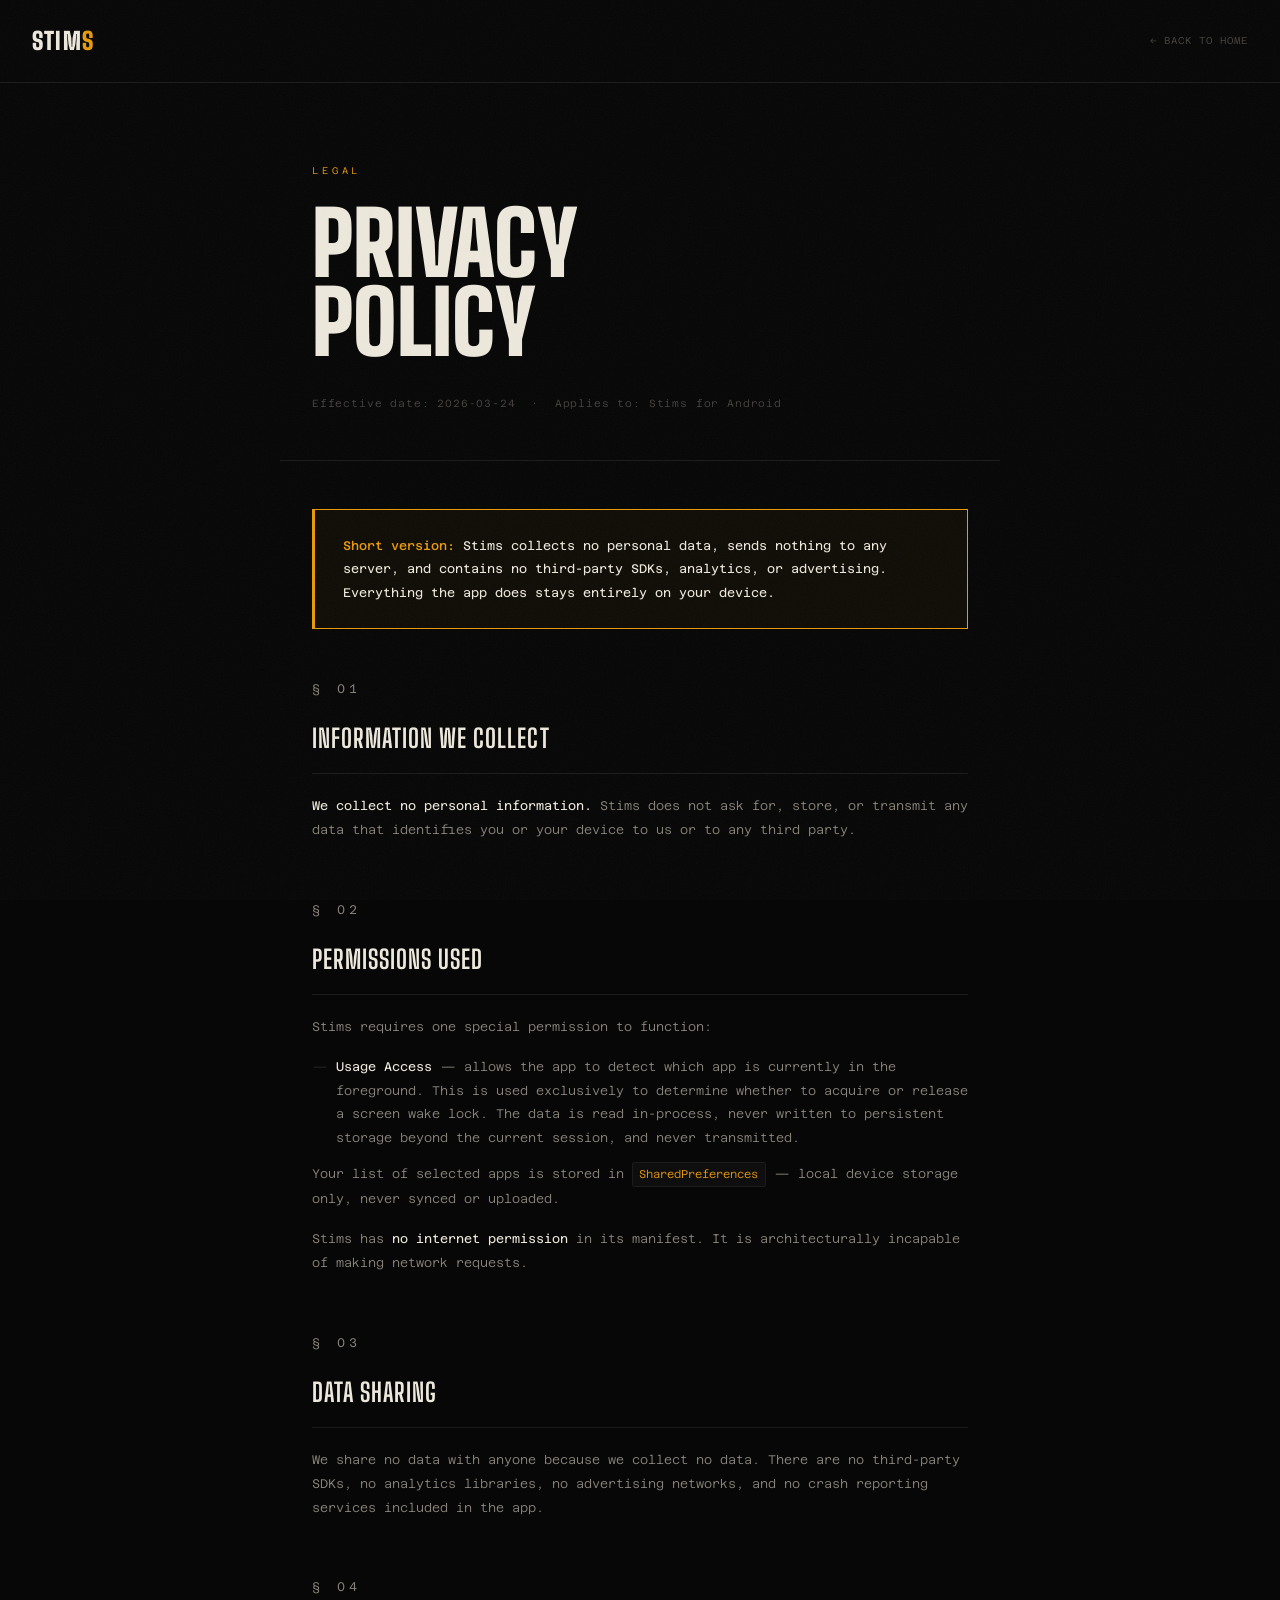
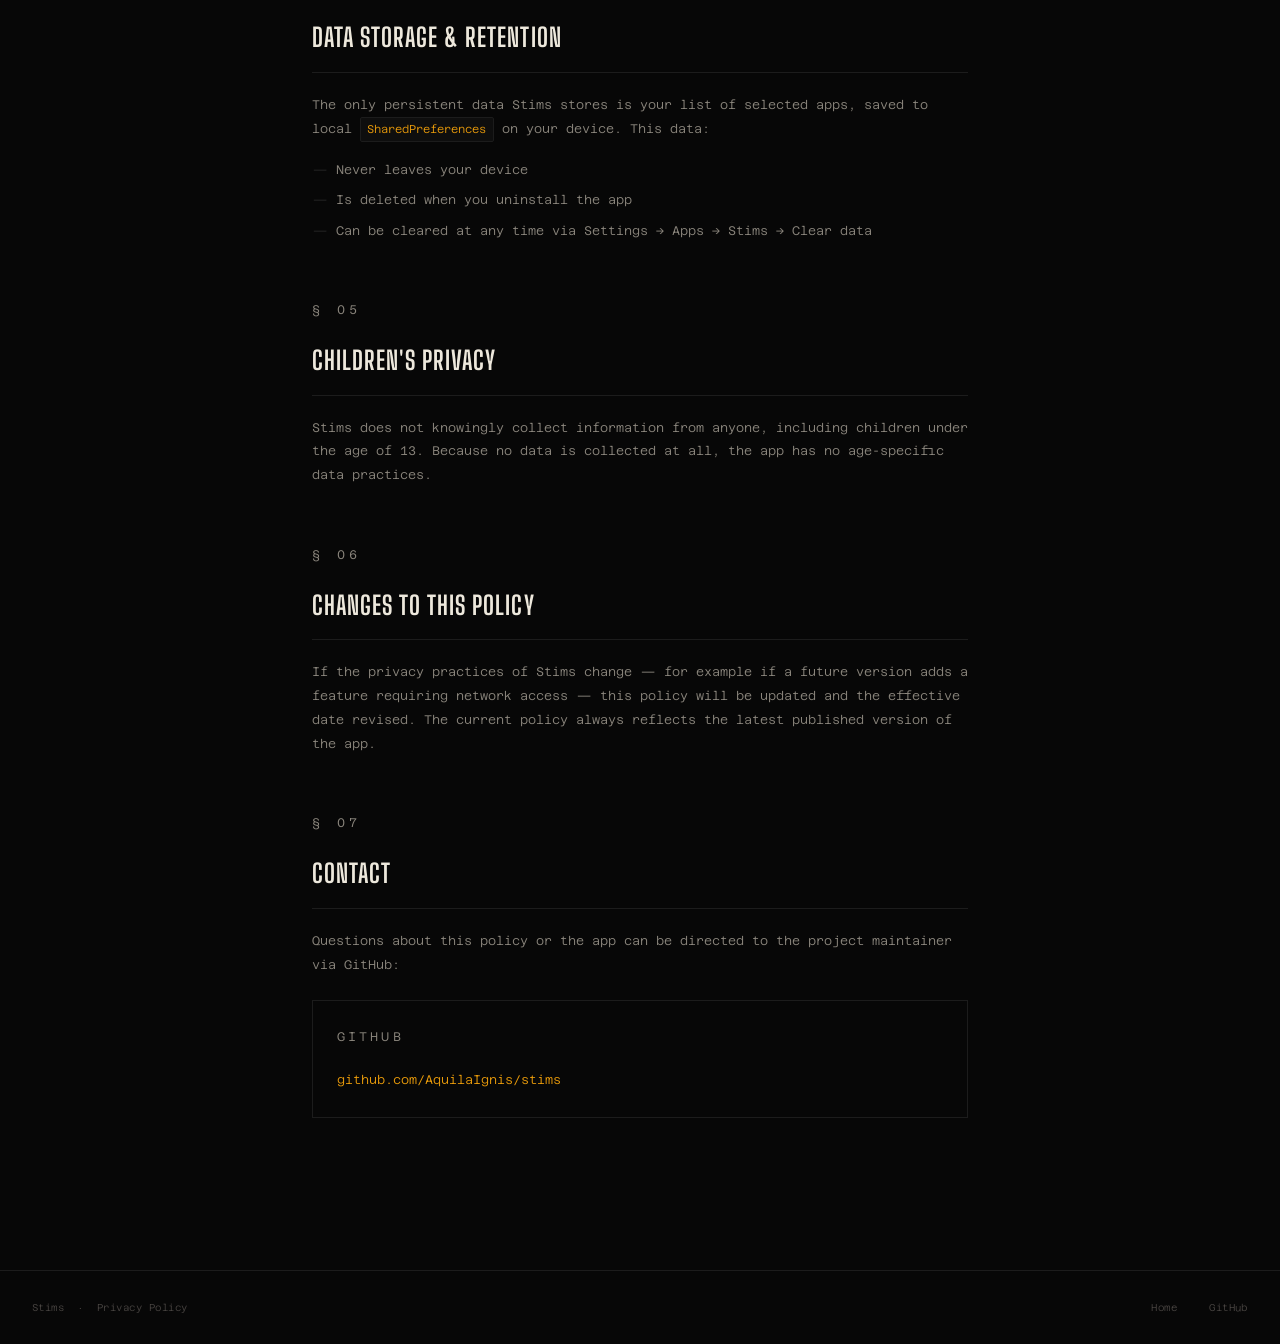
<file: privacy.html>
<!doctype html>
<html lang="en">
  <head>
    <meta charset="UTF-8" />
    <meta name="viewport" content="width=device-width, initial-scale=1.0" />
    <title>Privacy Policy — Stims</title>
    <meta
      name="description"
      content="Privacy policy for Stims, an Android app that keeps your screen awake for selected apps."
    />
    <link rel="preconnect" href="https://fonts.googleapis.com" />
    <link rel="preconnect" href="https://fonts.gstatic.com" crossorigin />
    <link
      href="https://fonts.googleapis.com/css2?family=Big+Shoulders+Display:wght@700;900&family=Azeret+Mono:ital,wght@0,300;0,400;0,500;1,300&display=swap"
      rel="stylesheet"
    />

    <link rel="stylesheet" href="privacy.css" />
  </head>

  <body>
    <!-- ═══ HEADER ═══ -->
    <header>
      <a href="index.html" class="header-logo">STIM<span>S</span></a>
      <a href="index.html" class="header-back"> ← Back to home </a>
    </header>

    <!-- ═══ DOC HERO ═══ -->
    <div class="doc-hero">
      <p class="doc-eyebrow">Legal</p>
      <h1 class="doc-title">Privacy<br />Policy</h1>
      <p class="doc-meta">
        Effective date: 2026-03-24 &nbsp;·&nbsp; Applies to: Stims for Android
      </p>
    </div>

    <!-- ═══ SUMMARY ═══ -->
    <div class="summary-card">
      <div class="summary-box">
        <p>
          <strong>Short version:</strong> Stims collects no personal data, sends
          nothing to any server, and contains no third-party SDKs, analytics, or
          advertising. Everything the app does stays entirely on your device.
        </p>
      </div>
    </div>

    <!-- ═══ POLICY BODY ═══ -->
    <div class="doc-body">
      <div class="doc-section">
        <p class="doc-section-num">§ 01</p>
        <h2 class="doc-section-title">Information We Collect</h2>
        <p>
          <span class="highlight">We collect no personal information.</span>
          Stims does not ask for, store, or transmit any data that identifies
          you or your device to us or to any third party.
        </p>
      </div>

      <div class="doc-section">
        <p class="doc-section-num">§ 02</p>
        <h2 class="doc-section-title">Permissions Used</h2>
        <p>Stims requires one special permission to function:</p>
        <ul>
          <li>
            <span class="highlight">Usage Access</span> — allows the app to
            detect which app is currently in the foreground. This is used
            exclusively to determine whether to acquire or release a screen wake
            lock. The data is read in-process, never written to persistent
            storage beyond the current session, and never transmitted.
          </li>
        </ul>
        <p>
          Your list of selected apps is stored in
          <span class="mono-tag">SharedPreferences</span> — local device storage
          only, never synced or uploaded.
        </p>
        <p>
          Stims has <span class="highlight">no internet permission</span> in its
          manifest. It is architecturally incapable of making network requests.
        </p>
      </div>

      <div class="doc-section">
        <p class="doc-section-num">§ 03</p>
        <h2 class="doc-section-title">Data Sharing</h2>
        <p>
          We share no data with anyone because we collect no data. There are no
          third-party SDKs, no analytics libraries, no advertising networks, and
          no crash reporting services included in the app.
        </p>
      </div>

      <div class="doc-section">
        <p class="doc-section-num">§ 04</p>
        <h2 class="doc-section-title">Data Storage &amp; Retention</h2>
        <p>
          The only persistent data Stims stores is your list of selected apps,
          saved to local <span class="mono-tag">SharedPreferences</span> on your
          device. This data:
        </p>
        <ul>
          <li>Never leaves your device</li>
          <li>Is deleted when you uninstall the app</li>
          <li>
            Can be cleared at any time via Settings → Apps → Stims → Clear data
          </li>
        </ul>
      </div>

      <div class="doc-section">
        <p class="doc-section-num">§ 05</p>
        <h2 class="doc-section-title">Children's Privacy</h2>
        <p>
          Stims does not knowingly collect information from anyone, including
          children under the age of 13. Because no data is collected at all, the
          app has no age-specific data practices.
        </p>
      </div>

      <div class="doc-section">
        <p class="doc-section-num">§ 06</p>
        <h2 class="doc-section-title">Changes to This Policy</h2>
        <p>
          If the privacy practices of Stims change — for example if a future
          version adds a feature requiring network access — this policy will be
          updated and the effective date revised. The current policy always
          reflects the latest published version of the app.
        </p>
      </div>

      <div class="doc-section">
        <p class="doc-section-num">§ 07</p>
        <h2 class="doc-section-title">Contact</h2>
        <p>
          Questions about this policy or the app can be directed to the project
          maintainer via GitHub:
        </p>
        <div class="contact-block">
          <p class="contact-label">GitHub</p>
          <a
            href="https://github.com/AquilaIgnis/stims"
            target="_blank"
            rel="noopener noreferrer"
            >github.com/AquilaIgnis/stims</a
          >
        </div>
      </div>
    </div>

    <!-- ═══ FOOTER ═══ -->
    <footer>
      <p class="footer-left">Stims &nbsp;·&nbsp; Privacy Policy</p>
      <nav class="footer-links">
        <a href="index.html">Home</a>
        <a
          href="https://github.com/AquilaIgnis/stims"
          target="_blank"
          rel="noopener noreferrer"
          >GitHub</a
        >
      </nav>
    </footer>
  </body>
</html>
</file>
<file: privacy.css>
:root {
    --bg: #070707;
    --surface: #0e0e0e;
    --border: #1c1c1c;
    --border-mid: #282828;
    --amber: #e89a0a;
    --text: #ede8dc;
    --text-dim: #8a857c;
    --text-muted: #474340;
}

*,
*::before,
*::after {
    box-sizing: border-box;
    margin: 0;
    padding: 0;
}

html {
    scroll-behavior: smooth;
}

body {
    background-color: var(--bg);
    color: var(--text);
    font-family: 'Azeret Mono', monospace;
    font-weight: 300;
    line-height: 1.75;
    min-height: 100vh;
}

body::after {
    content: '';
    position: fixed;
    inset: 0;
    background-image: url("data:image/svg+xml,%3Csvg xmlns='http://www.w3.org/2000/svg' width='300' height='300'%3E%3Cfilter id='n'%3E%3CfeTurbulence type='fractalNoise' baseFrequency='0.85' numOctaves='4' stitchTiles='stitch'/%3E%3C/filter%3E%3Crect width='300' height='300' filter='url(%23n)' opacity='1'/%3E%3C/svg%3E");
    opacity: 0.035;
    pointer-events: none;
    z-index: 999;
}

/* ─── HEADER ─── */
header {
    border-bottom: 1px solid var(--border);
    padding: 1.25rem 2rem;
    display: flex;
    align-items: center;
    justify-content: space-between;
    gap: 1rem;
}

.header-logo {
    font-family: 'Big Shoulders Display', sans-serif;
    font-weight: 900;
    font-size: 1.5rem;
    letter-spacing: 0.05em;
    text-transform: uppercase;
    color: var(--text);
    text-decoration: none;
}

.header-logo span {
    color: var(--amber);
}

.header-back {
    font-size: 0.62rem;
    color: var(--text-muted);
    text-decoration: none;
    letter-spacing: 0.1em;
    text-transform: uppercase;
    transition: color 0.18s;
    display: flex;
    align-items: center;
    gap: 0.4rem;
}

.header-back:hover {
    color: var(--amber);
}

/* ─── HERO ─── */
.doc-hero {
    padding: 5rem 2rem 3rem;
    max-width: 720px;
    margin: 0 auto;
    border-bottom: 1px solid var(--border);
}

.doc-eyebrow {
    font-size: 0.6rem;
    letter-spacing: 0.4em;
    color: var(--amber);
    text-transform: uppercase;
    margin-bottom: 1.5rem;
}

.doc-title {
    font-family: 'Big Shoulders Display', sans-serif;
    font-weight: 900;
    font-size: clamp(3rem, 8vw, 5.5rem);
    line-height: 0.9;
    text-transform: uppercase;
    color: var(--text);
    margin-bottom: 2rem;
}

.doc-meta {
    font-size: 0.65rem;
    color: var(--text-muted);
    letter-spacing: 0.08em;
}

/* ─── SUMMARY CARD ─── */
.summary-card {
    max-width: 720px;
    margin: 3rem auto 0;
    padding: 0 2rem;
}

.summary-box {
    border: 1px solid var(--amber);
    border-left: 3px solid var(--amber);
    padding: 1.5rem 1.75rem;
    background: rgba(232, 154, 10, 0.04);
}

.summary-box p {
    font-size: 0.78rem;
    font-weight: 400;
    color: var(--text);
    line-height: 1.85;
}

.summary-box strong {
    color: var(--amber);
    font-weight: 500;
}

/* ─── DOC BODY ─── */
.doc-body {
    max-width: 720px;
    margin: 0 auto;
    padding: 3rem 2rem 6rem;
}

.doc-section {
    margin-bottom: 3.5rem;
}

.doc-section-num {
    font-size: 0.58rem;
    letter-spacing: 0.35em;
    color: var(--text-muted);
    text-transform: uppercase;
    margin-bottom: 0.5rem;
}

.doc-section-title {
    font-family: 'Big Shoulders Display', sans-serif;
    font-weight: 700;
    font-size: 1.6rem;
    text-transform: uppercase;
    letter-spacing: 0.04em;
    color: var(--text);
    margin-bottom: 1.25rem;
    padding-bottom: 0.75rem;
    border-bottom: 1px solid var(--border);
}

.doc-section p {
    font-size: 0.78rem;
    font-weight: 300;
    color: var(--text-dim);
    line-height: 1.9;
    margin-bottom: 1rem;
}

.doc-section p:last-child {
    margin-bottom: 0;
}

.doc-section ul {
    list-style: none;
    padding: 0;
    margin: 0.75rem 0;
}

.doc-section ul li {
    font-size: 0.78rem;
    font-weight: 300;
    color: var(--text-dim);
    line-height: 1.9;
    padding-left: 1.5rem;
    position: relative;
    margin-bottom: 0.4rem;
}

.doc-section ul li::before {
    content: '—';
    position: absolute;
    left: 0;
    color: var(--border-mid);
}

.highlight {
    color: var(--text);
    font-weight: 400;
}

.mono-tag {
    display: inline-block;
    background: var(--surface);
    border: 1px solid var(--border);
    padding: 0.08rem 0.4rem;
    border-radius: 2px;
    font-size: 0.7rem;
    color: var(--amber);
}

/* Contact block */
.contact-block {
    border: 1px solid var(--border);
    padding: 1.5rem;
    margin-top: 1.5rem;
}

.contact-label {
    font-size: 0.58rem;
    letter-spacing: 0.25em;
    color: var(--text-muted);
    text-transform: uppercase;
    margin-bottom: 0.5rem;
}

.contact-block a {
    color: var(--amber);
    text-decoration: none;
    font-size: 0.78rem;
    transition: color 0.18s;
}

.contact-block a:hover {
    color: #ffb020;
    text-decoration: underline;
}

/* ─── FOOTER ─── */
footer {
    border-top: 1px solid var(--border);
    padding: 1.75rem 2rem;
    display: flex;
    justify-content: space-between;
    align-items: center;
    flex-wrap: wrap;
    gap: 1rem;
}

.footer-left {
    font-size: 0.62rem;
    color: var(--text-muted);
    letter-spacing: 0.05em;
}

.footer-links {
    display: flex;
    gap: 2rem;
}

.footer-links a {
    font-size: 0.62rem;
    color: var(--text-muted);
    text-decoration: none;
    letter-spacing: 0.05em;
    transition: color 0.18s;
}

.footer-links a:hover {
    color: var(--amber);
}

@media (max-width: 600px) {
    footer {
        flex-direction: column;
        text-align: center;
    }

    .footer-links {
        justify-content: center;
    }
}
</file>
